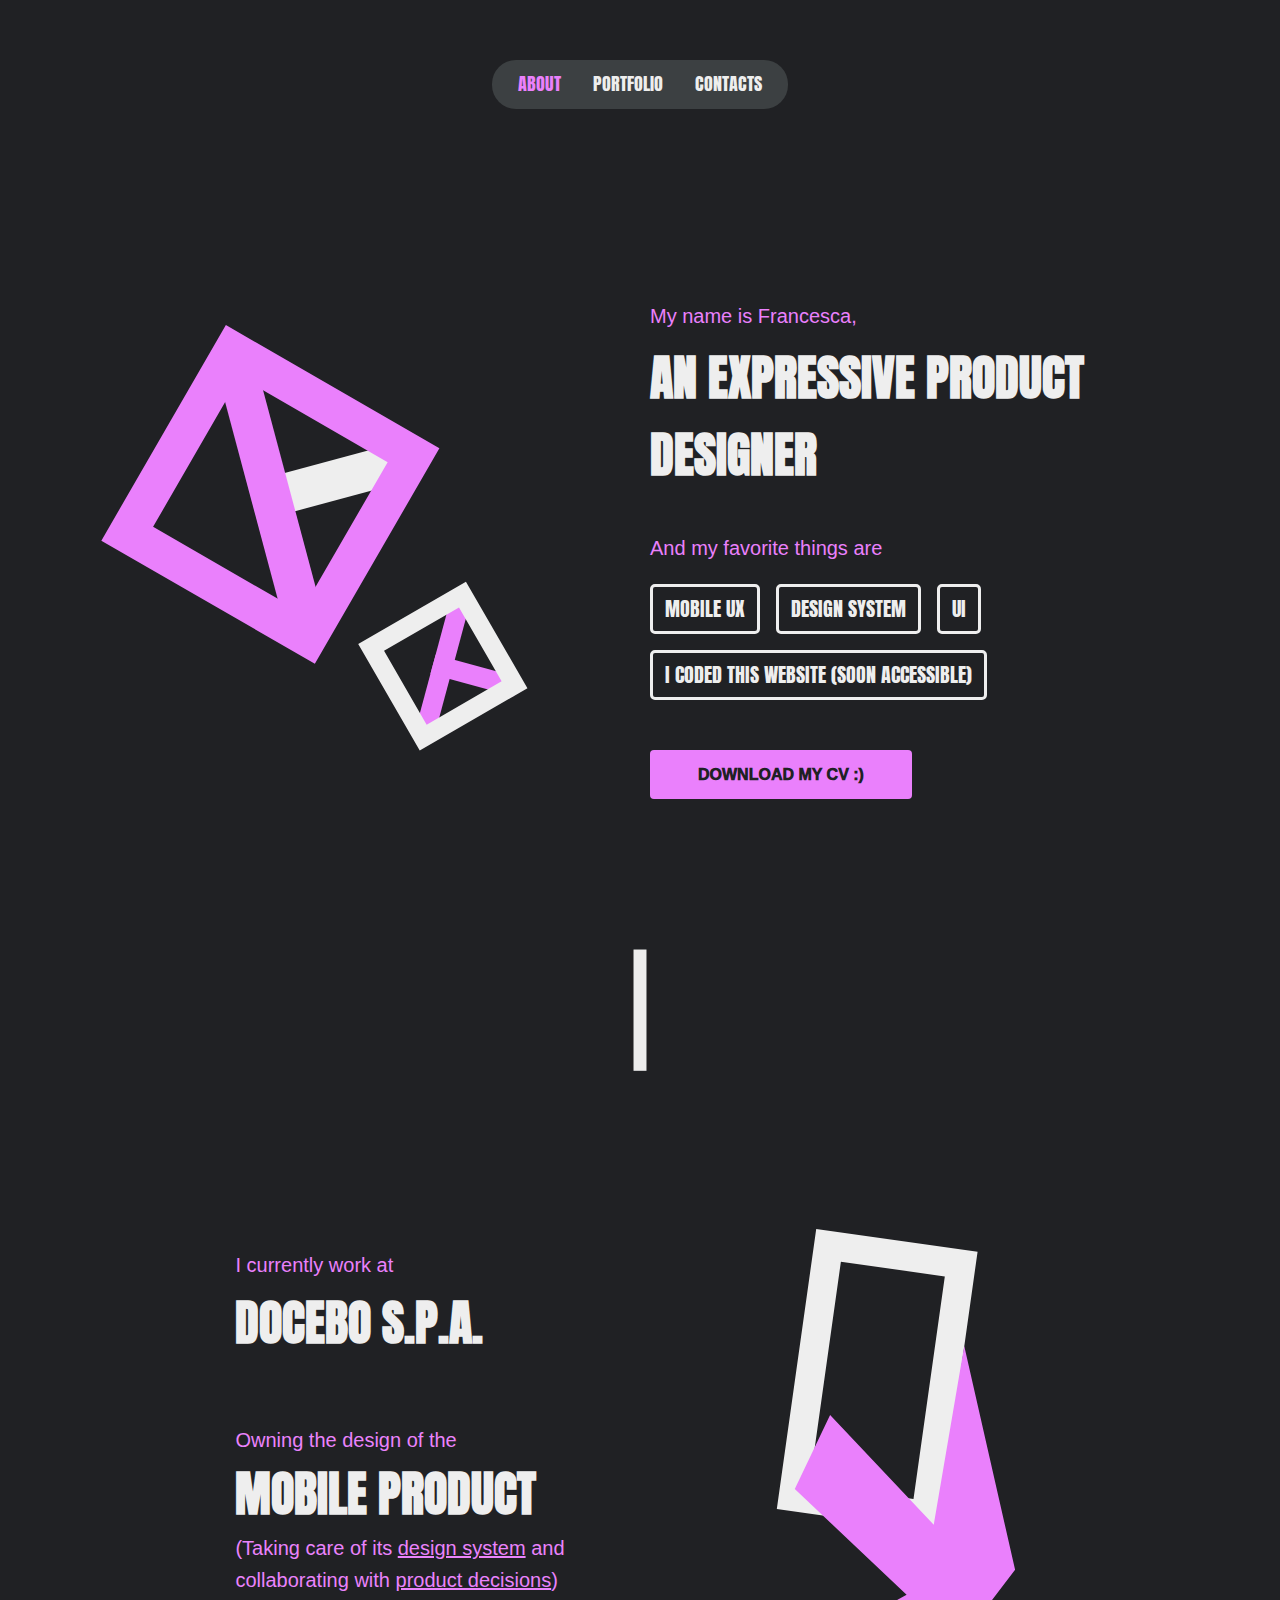
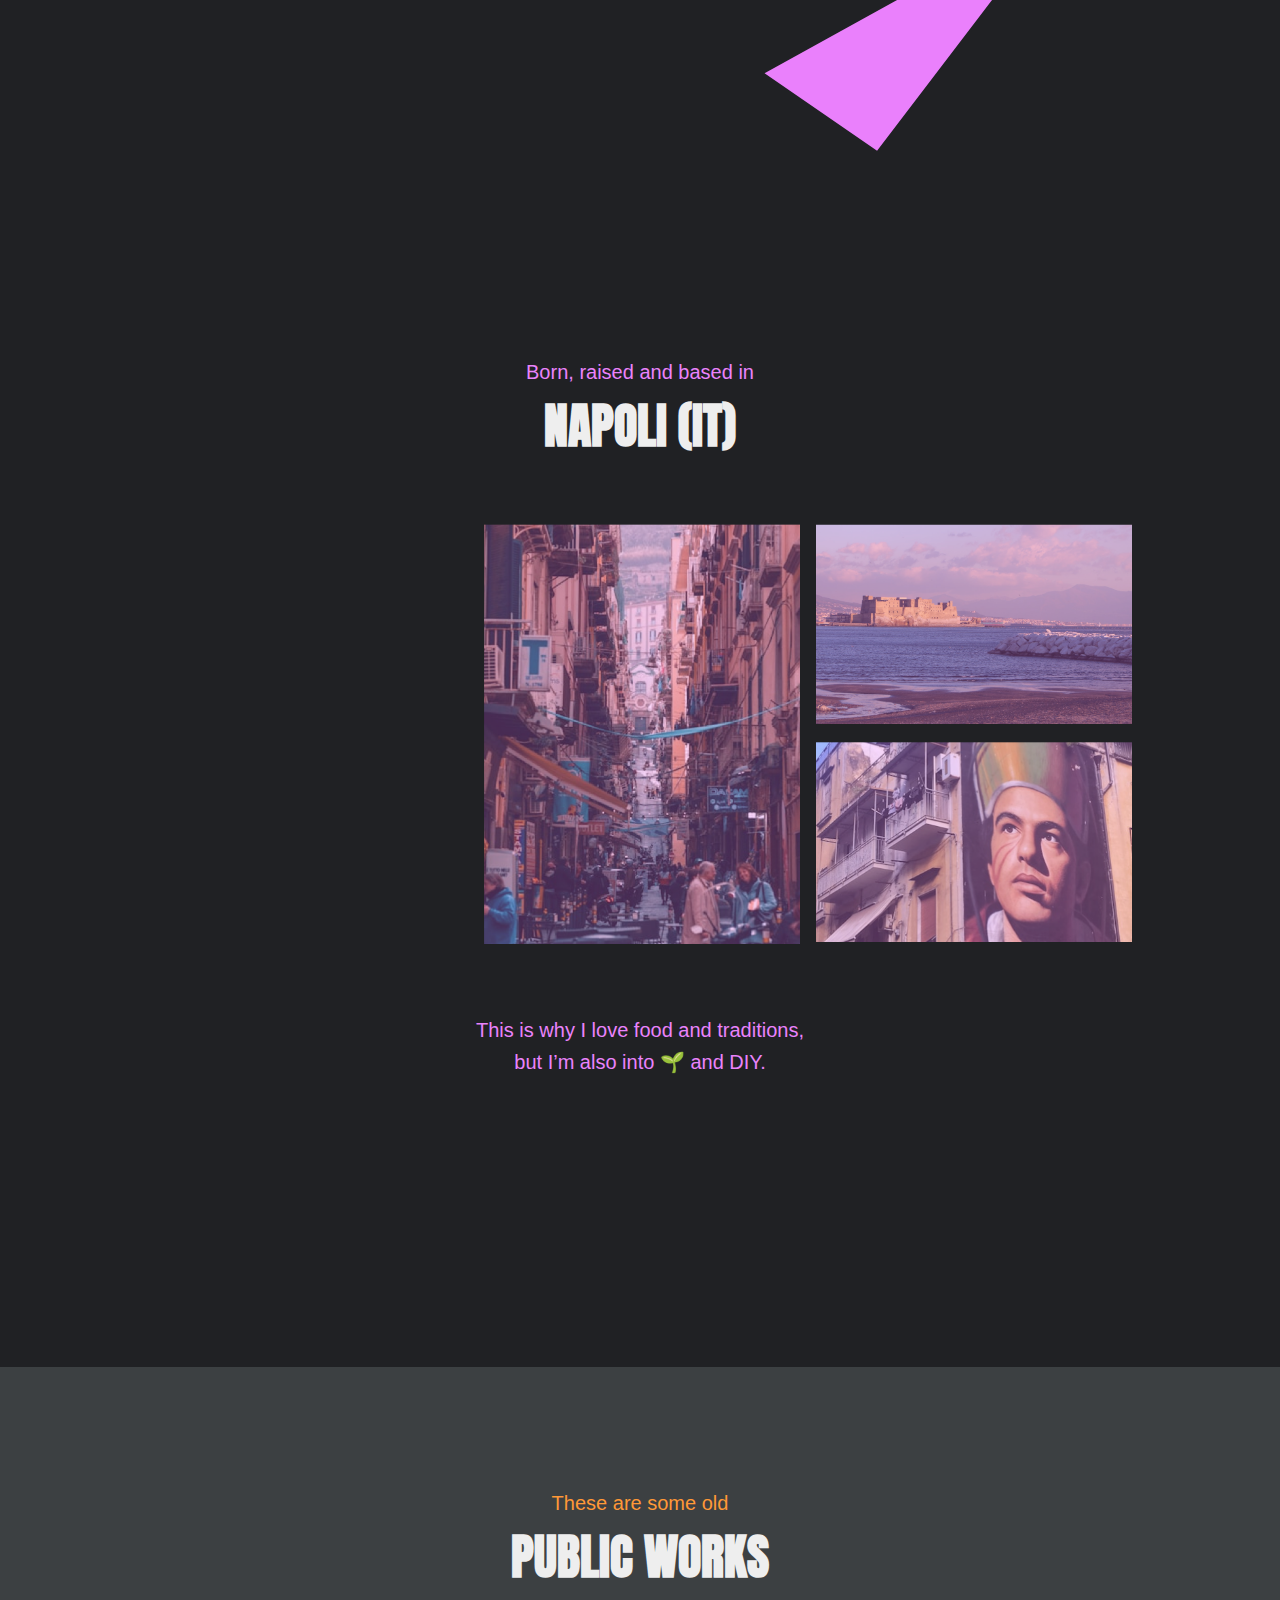
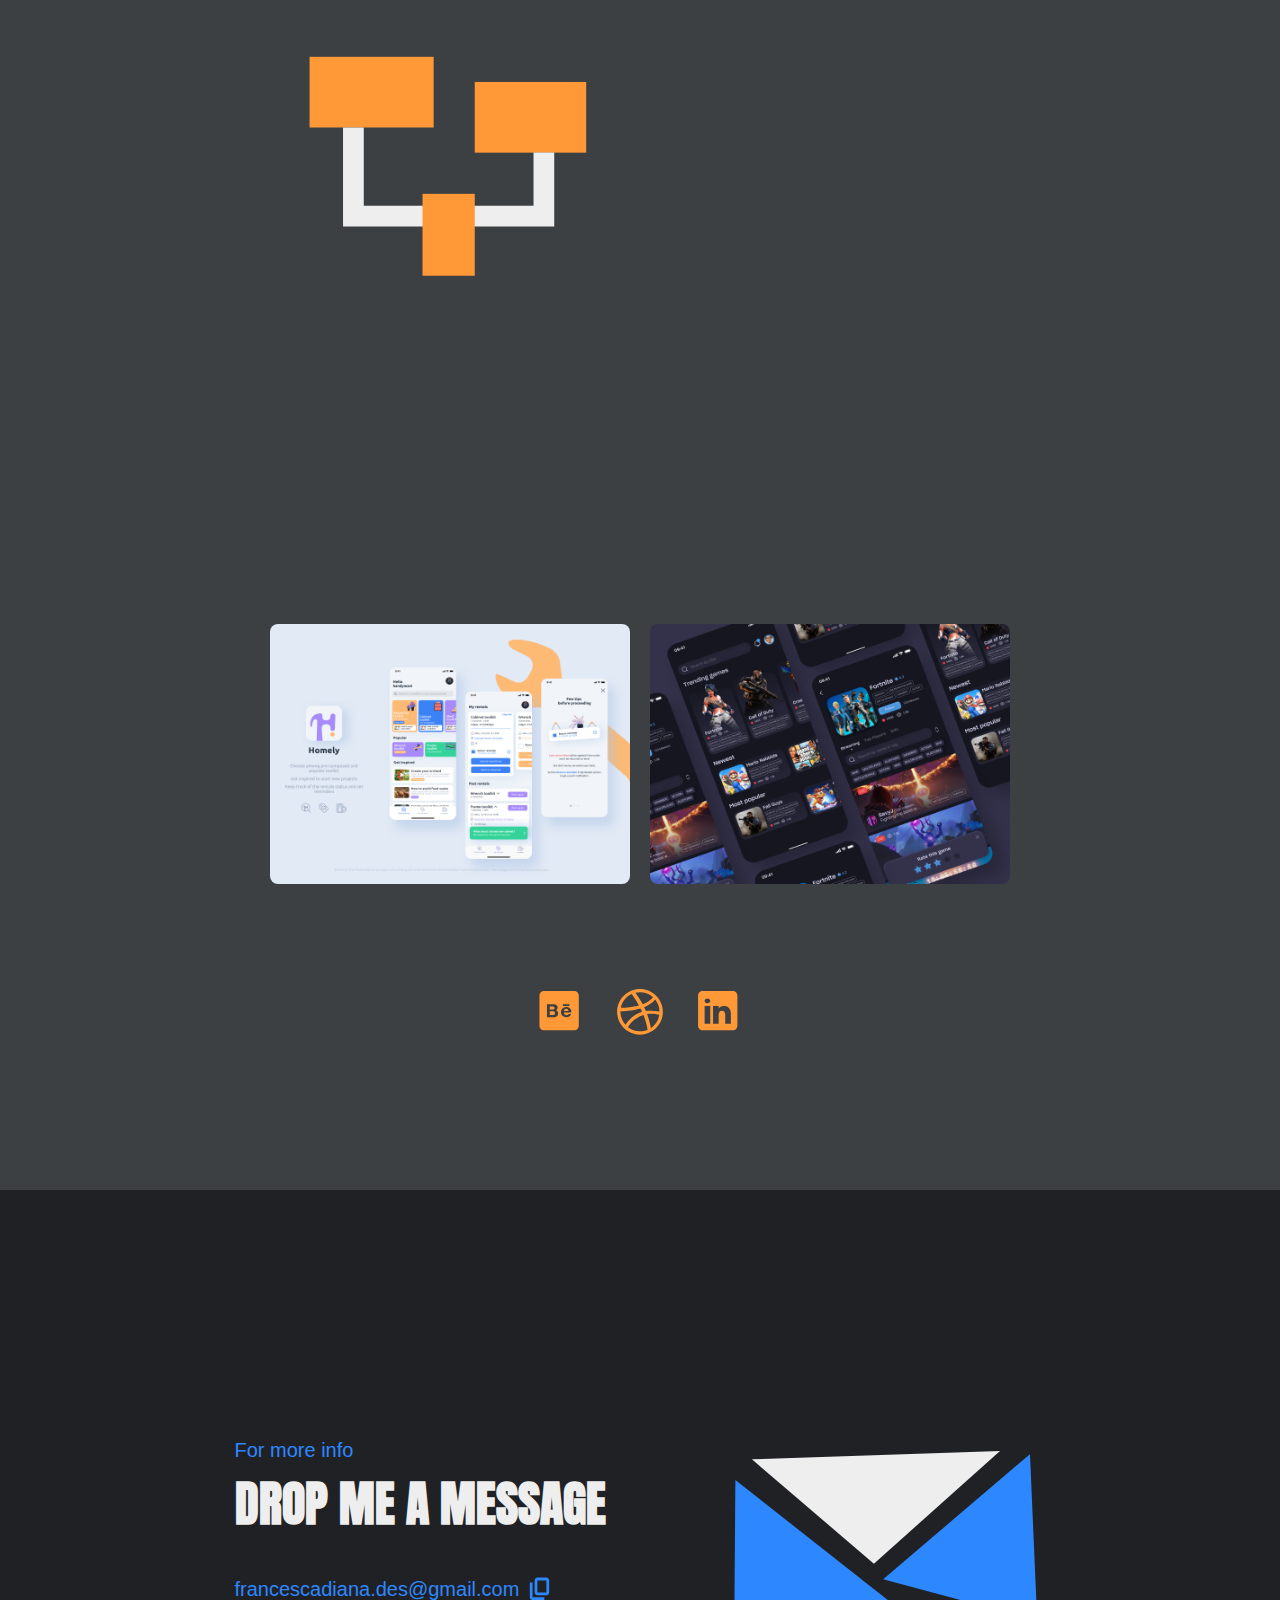
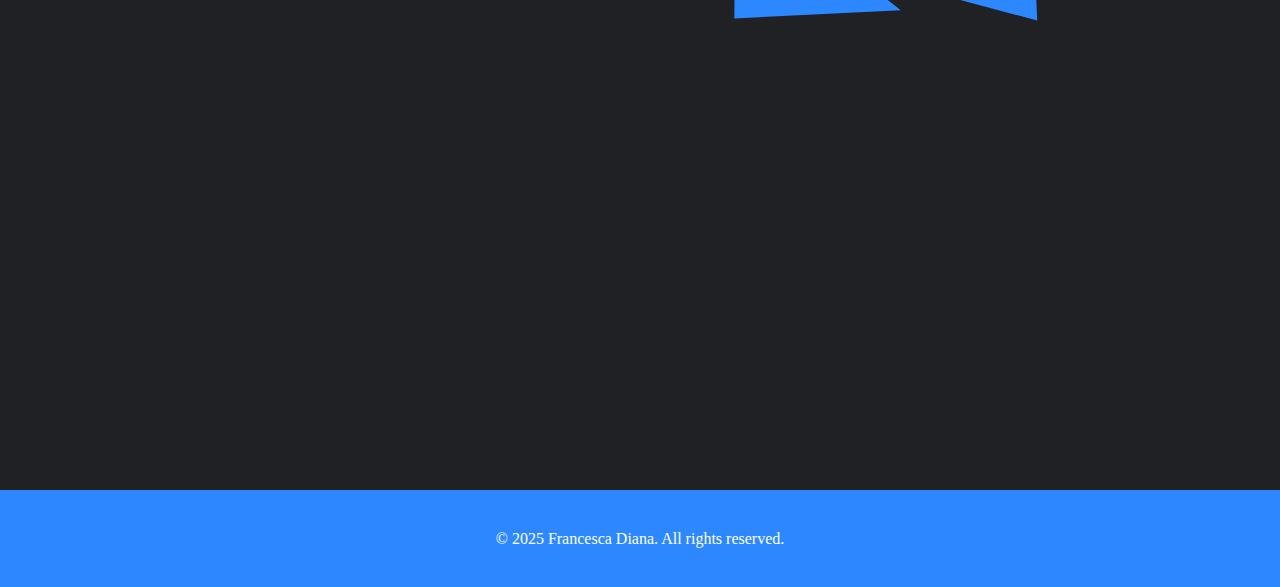
<file: index.html>
<!DOCTYPE html>
<html lang="en">

<head>
    <meta charset="UTF-8">
    <meta name="viewport" content="width=device-width, initial-scale=1.0">
    <title>Product Designer Landing Page</title>
    <!-- Importa Google Fonts -->
    <link href="https://fonts.googleapis.com/css2?family=Anton&family=Roboto+Mono&display=swap" rel="stylesheet">
    <link rel="stylesheet" href="styles.css">
</head>

<body>
    <div class="wrapper">
        <!-- Menu di navigazione -->
        <nav>
            <ul>
                <li><a href="#section1" class="about-link active">About</a></li>
                <li><a href="#section2" class="portfolio-link">Portfolio</a></li>
                <li><a href="#section3" class="contacts-link">Contacts</a></li>
            </ul>
        </nav>

        <!-- Sezioni -->
        <section id="section1">
            <div class="content about-content">
                <!-- Logo SVG -->
                <div class="about-logo">
                    <img src="img/logo.svg" alt="Logo di Francesca">
                </div>

                <!-- Testo affiancato al logo -->
                <div class="about-text">
                    <p class="intro">My name is Francesca,</p>
                    <h1>AN EXPRESSIVE PRODUCT DESIGNER</h1>

                    <p class="sub-intro">And my favorite things are</p>

                    <!-- Rettangolini con testo -->
                    <div class="skills">
                        <div class="skill-box">MOBILE UX</div>
                        <div class="skill-box">DESIGN SYSTEM</div>
                        <div class="skill-box">UI</div>
                    </div>
                    <div class="long-box">
                        <div class="skill-box">I CODED THIS WEBSITE (SOON ACCESSIBLE)</div>
                    </div>
                    <a href="img/FDiana_Eng_Dark.pdf" download="FDiana_Eng_Dark.pdf" class="cv-btn">Download my
                        CV :)</a>

                </div>
            </div>

            <div class="divider">
                <img src="img/divider.svg" alt="section divider">
            </div>



            <div class="job">
                <!-- Testo affiancato all'illustrazione -->
                <div class="about2-text">
                    <p class="job">I currently work at</p>
                    <h1>DOCEBO S.P.A.</h1>

                    <p class="sub-job">Owning the design of the</p>
                    <h1>MOBILE PRODUCT</h1>
                    <p class="sub-job2">(Taking care of its <u>design system</u> and <br> collaborating with <u>product
                            decisions</u>)<br></p>
                </div>
                <!-- Img Mobile SVG -->
                <div class="about-mobile">
                    <img src="img/mobile.svg" alt="mobile illustration">
                </div>
            </div>


            <div class="provenienza">

                <div class="about3-text">
                    <p class="city-text">Born, raised and based in</p>
                    <h1>NAPOLI (IT)</h1>
                </div>

                <div class="about3-content">
                    <div class="map">
                        <iframe
                            src="https://www.google.com/maps/embed?pb=!1m18!1m12!1m3!1d96570.19839326704!2d14.16420224688345!3d40.85390413372303!2m3!1f0!2f0!3f0!3m2!1i1024!2i768!4f13.1!3m3!1m2!1s0x133b0866db7afaeb%3A0xd23a43cc658cb87e!2sNaples%2C%20Metropolitan%20City%20of%20Naples!5e0!3m2!1sen!2sit!4v1728248505413!5m2!1sen!2sit"
                            width="600" height="450" style="border:0;" allowfullscreen="" loading="lazy"
                            referrerpolicy="no-referrer-when-downgrade"> width="420" height="420" style="border:0;"
                            allowfullscreen="" loading="lazy"></iframe>
                    </div>

                    <div class="images">

                        <div class="naples-image-vertical">
                            <div> <img src="img/vicolo.png" alt="vicolo di Napoli"></div>
                        </div>

                        <div class="naples-images-horizontal">
                            <div> <img src="img/mare.png" alt="lungomare di Napoli"></div>
                            <div> <img src="img/san gennaro.png" alt="murales di san gennaro"></div>
                        </div>

                    </div>

                </div>
                <div class="hobbies">
                    <p> This is why I love food and traditions, <br> but I’m also into 🌱 and DIY. </p>
                </div>
            </div>
        </section>





        <!-- ------------------------ PORTOFOLIO ----------------------------------->


        <section id="section2">

            <div class="portfolio-title">
                <p class="portfolio-subtitle"> These are some old </p>
                <h1>PUBLIC WORKS</h1>
            </div>



            <div class="portfolio-list">
                <div class="chart-image">
                    <img src="img/chart.svg" alt="illustration of a chart" height="220" width="320">
                </div>
                <iframe src="https://www.behance.net/embed/project/129750451?ilo0=1" height="260" width="360"
                    allowfullscreen lazyload frameborder="0" allow="clipboard-write"
                    refererPolicy="strict-origin-when-cross-origin"></iframe>
                <iframe src="https://www.behance.net/embed/project/94734797?ilo0=1" height="260" width="360"
                    allowfullscreen lazyload frameborder="0" allow="clipboard-write"
                    refererPolicy="strict-origin-when-cross-origin"></iframe>
                <iframe src="https://www.behance.net/embed/project/126849127?ilo0=1" height="260" width="360"
                    allowfullscreen lazyload frameborder="0" allow="clipboard-write"
                    refererPolicy="strict-origin-when-cross-origin"></iframe>

                <div class="dribbble-container">
                    <div class="dribbble" data-link="https://dribbble.com/francesca-diana">
                        <img src="img/homely.png" alt="Dribbble Shot 1">
                        <button class="view-btn">View on Dribbble</button>
                    </div>

                    <div class="dribbble" data-link="https://dribbble.com/francesca-diana">
                        <img src="img/gaming.png" alt="Dribbble Shot 2">
                        <button class="view-btn">View on Dribbble</button>
                    </div>

                </div>
            </div>

            <div class="social-icons">
                <img src="img/icon-behance.svg" alt="behance link" height="56" width="56" class="clickable-icon">
                <img src="img/icon-dribbble.svg" alt="dribbble link" height="56" width="56" class="clickable-icon">
                <img src="img/icon-linkedin.svg" alt="linkedin link" height="56" width="56" class="clickable-icon">
            </div>
    </div>


    </section>






    <!-- ------------------------ CONTATCS ----------------------------------->




    <section id="section3">
        <div class="contacts-container">
            <div class="contacts-left">
                <div class="contacts-text">
                    <p class="contacts-subtitle"> For more info </p>
                    <h1>DROP ME A MESSAGE</h1>
                </div>

                <div style="position: relative;">
                    <div class="e-mail">
                        <p id="text-to-copy">francescadiana.des@gmail.com</p>
                        <img id="copy-icon" src="img/copy.svg" alt="Copy icon" width="26" height="26">
                        <div id="copy-confirmation">Copied!</div>
                    </div>
                </div>

                <div class="contacts-image">
                </div>
            </div>
            <div>
                <img src="img/form.svg" alt="mail image" height="170" width="320">
            </div>
        </section>


            <!------------------------------ FORM
                <div class="contacts-right">
                    <div id="email-form-container">
                        <form id="email-form">
                            <label for="email">Your email</label>
                            <input type="email" id="email" name="email" required placeholder="Your email">
                            
                            <label for="message">Message</label>
                            <textarea id="message" name="message" rows="10" required placeholder="Your message"></textarea>
                            
                            <button type="submit" id="send-button">SEND EMAIL</button>
                        </form>
        
                        <div id="success-message" class="hidden">
                            <p>Email successfully sent!</p>
                            <button id="send-another-button">Send another one</button>
                        </div>
                    </div>
                </div>
            </div> ---------------------------------->



    <footer>
        <div class="footer-content">
            <p>&copy; 2025 Francesca Diana. All rights reserved.</p>
            <ul class="social-links">
            </ul>
        </div>
    </footer>



    </section>

    <div class="custom-scrollbar">
        <!-- Contenuto con scrollbar personalizzata -->
      </div>

      
    </div>

    <script src="script.js"></script>
</body>

</html>
</file>
<file: styles.css>
html, body {
    overflow-x: hidden;
}

/* Impostazioni generali */
body {
    font-family: 'Figtree, Sans Serif';
    background-color: #202124;
    color: #EEEEEE; /* Cambiato da #FFFFFF a #EEEEEE */
    line-height: 1.6;
    margin: 0;
    padding: 0;
}



/* Margini laterali per mobile */
@media (max-width: 767px) {
    #section1 #section3 {
        max-width: calc(100% - 30px); /* 20px per lato */
        margin: 0 auto;
    }
    .about-text{
        margin-left: 16px;
        flex-wrap: wrap;
    }
}


/* Menu di navigazione flottante */
nav {
    text-align: center;
    padding: 10px;
    background-color: #3C4042;
    position: fixed;
    width: auto;
    left: 50%;
    transform: translateX(-50%); /* Centra il menu orizzontalmente */
    border-radius: 24px; /* Arrotondamento agli angoli per l'effetto flottante */
    z-index: 1000;
}

/* Spaziatura del menu per desktop */
@media (min-width: 768px) {
    nav {
        top: 60px; /* Distanza dal top per desktop */
    }
}

/* Spaziatura del menu per tablet */
@media (max-width: 1024px) and (min-width: 768px) {
    nav {
        top: 60px; /* Distanza dal top per tablet */
    }
}

/* Spaziatura del menu per mobile */
@media (max-width: 767px) {
    nav {
        bottom: 40px; /* Distanza dal bottom per mobile */
        top: auto;
    }
}

nav ul {
    list-style: none;
    padding: 0;
    margin: 0;
    display: flex;
    justify-content: center;
}

nav ul li {
    margin: 0 16px; /* Distanza di 32px tra le voci (16px da entrambi i lati) */
}

nav ul li a {
    color: #EEEEEE; /* Cambiato da #FFFFFF a #EEEEEE */
    text-decoration: none;
    font-family: 'Anton', sans-serif;
    font-size: 18px;
    text-transform: uppercase; /* Forza le lettere maiuscole */
}

nav ul li a.portfolio-link.active {
    color: #FF9837;
}

/* Colori specifici per ciascuna voce attiva */
nav ul li a.about-link.active {
    color: #EA80FC;
}



nav ul li a.contacts-link.active {
    color: #2D88FF;
}

/* Effetti hover */
nav ul li a:hover {
    color: #ccc;
}


/* Sezioni */
section {
    padding: 100px 0; /* Rimuovi il padding laterale */
    min-height: 100vh;
    display: flex;
    flex-direction: column;
    justify-content: center;
    align-items: center;
    text-align: center;
}

/* Colori alternati delle sezioni */
#section1,
#section2,
#section3 {
    width: 100%; /* Lo sfondo della sezione occupa tutta la larghezza */
   
}

/* Colori specifici delle sezioni */
#section1 {
    background-color: #202124; /* Colore scuro */
}

#section2 {
    background-color: #202124; 
}

#section3 {
    background-color: #202124; /* Colore scuro */
}

/* Titoli e sottotitoli */
h1 {
    font-family: 'Anton', sans-serif;
    font-size: 48px;
    margin-bottom: 10px;
}

h2 {
    font-family: 'Figtree, Sans Serif';
    font-size: 24px;
    margin-bottom: 20px;
    color: #aaa; /* Rimane invariato */
}



/* Sezione About */
#section1 .about-content {
    display: flex;
    align-items: flex-start; /* Allinea tutti gli elementi in alto */
    gap: 100px; /* Distanza di 100px tra il logo e il testo */
    justify-content: center; /* Centra orizzontalmente il blocco logo + testo */
    text-align: left; /* Mantiene il testo allineato a sinistra */
    margin-top: 180px; /* Margine superiore per distanziare il contenuto */
    margin-left: 100px;
    margin-right: 100px;
}

#section1 .about-logo img {
    max-width: 450px;
    min-width: 150px; /* Regola la dimensione massima del logo */
}

#section1 .about-text {
    display: flex;
    flex-direction: column;
    align-items: flex-start; /* Allinea tutto a sinistra */
}

/* Testo "My name is Francesca" */
#section1 .about-text .intro {
    font-family: 'Figtree', sans-serif;
    font-size: 20px;
    color: #EA80FC; /* Colore della sezione About quando selezionato */
    margin-bottom: 8px;
}

/* Titolo principale "I'M A PRODUCT DESIGNER" */
#section1 .about-text h1 {
    font-family: 'Anton', sans-serif;
    text-align: left;
    flex-wrap: wrap; /* Permette di andare a capo */
    font-size: 48px;
    color: #EEEEEE;
    margin: 0;
}

/* Testo "But my inclinations are" */
#section1 .about-text .sub-intro {
    font-family: 'Figtree', sans-serif;
    font-size: 20px;
    color: #EA80FC; /* Colore della sezione About */
    margin-top: 38px; /* Distanza di 52px sopra */
}

/* Contenitore dei rettangolini */
#section1 .skills {
    display: flex;
    flex-wrap: wrap; /* Permette di andare a capo */
    gap: 16px; /* Spaziatura tra i rettangolini */
}

/* Stile dei rettangolini */
#section1 .skill-box {
    font-family: 'Anton', sans-serif;
    font-size: 20px;
    color: #EEEEEE;
    padding: 6px 12px; /* Padding interno */
    border: 3px solid #EEEEEE; /* Outline */
    border-radius: 5px; /* Bordo leggermente arrotondato */
    white-space: nowrap; /* Impedisce la rottura del testo */
}

#section1 .long-box {
    margin-top: 16px;
}

#section1 .divider{
    margin-top: 150px;
    margin-bottom: 150px;
    max-width: 20px;
}

/* Sub sezione 2 di About= JOB*/
#section1 .job {
    display: flex;
    align-items: flex-start; /* Allinea tutti gli elementi in alto */
    gap: 191px; /* Distanza di 100px tra il logo e il testo */
    justify-content: center; /* Centra orizzontalmente il blocco logo + testo */
    text-align: left; /* Mantiene il testo allineato a sinistra */
    flex-wrap: wrap; /* Permette di andare a capo */
    margin-left: 100px;
    margin-right: 100px;
}


/* Text job */
#section1 .about2-text {
    display: flex;
    flex-direction: column;
    align-items: flex-start; /* Allinea tutto a sinistra */
    margin-bottom: 20px; /* Riduzione dello spazio sotto il testo job */
}

/* Img mobile job */
#section1 .about-mobile img {
    max-width: 450px;
    min-width: 150px;
    display: block;
    margin-left: auto;
    margin-right: auto;
}

/* Testo "I currently work at" */
#section1 .about2-text .job {
    font-family: 'Figtree', sans-serif;
    font-size: 20px;
    color: #EA80FC; /* Colore della sezione About quando selezionato */
    margin-bottom: 24px;
    margin-left: 0px;
}

/* Titolo principale "DOCEBO SPA & MOBILE PRODUCT" */
#section1 .about2-text h1 {
    font-family: 'Anton', sans-serif;
    text-align: left;
    flex-wrap: wrap; /* Permette di andare a capo */
    font-size: 48px;
    color: #EEEEEE;
    margin-top: -20px;
}

/* Testo "Owning the design..." */
#section1 .about2-text .sub-job {
    font-family: 'Figtree', sans-serif;
    font-size: 20px;
    color: hsl(291, 95%, 75%); /* Colore della sezione About */
    margin-top: 52px; /* Distanza di 52px sopra */
}

#section1 .about2-text .sub-job2{
    font-family: 'Figtree', sans-serif;
    font-size: 20px;
    color: hsl(291, 95%, 75%); /* Colore della sezione About */
    margin-top: -10px;
}



.provenienza{
    flex-wrap: wrap; 
    padding: 100px 0; /* Rimuovi il padding laterale */
    min-height: 100vh;
    display: flex;
    flex-direction: column;
    justify-content: center;
    align-items: center;
    text-align: center;
    
}

.about3-text .city-text{
    font-family: 'Figtree', sans-serif;
    font-size: 20px;
    color: hsl(291, 95%, 75%); /* Colore della sezione About */
    flex-wrap: wrap; 
}

.about3-text h1{
    font-family: 'Anton', sans-serif;
    text-align: center;
    flex-wrap: wrap; /* Permette di andare a capo */
    font-size: 48px;
    color: #EEEEEE;
    margin-top: -20px;
}

.cv-btn {
    display: inline;
    flex-wrap: wrap; /* Permette di andare a capo */

    background-color: #EA80FC;
    color: #202124;
    padding: 12px 48px;
    border: none;
    border-radius: 4px;
    text-decoration: none;
    font-family: 'Figtree', sans-serif;
    font-weight: 1000;
    font-size: 16px;
    text-transform: uppercase;
    transition: background-color 0.3s ease;
    cursor: pointer;
    margin-top: 50px;
    justify-content: center;

}

.cv-btn :hover{
    opacity: 0.5;
}




.about3-content{
    display: flex;
    align-items: flex-start; /* Allinea tutti gli elementi in alto */
    gap: 16px; /* Distanza di 100px tra il logo e il testo */
    justify-content: center; /* Centra orizzontalmente il blocco logo + testo */
    text-align: left; /* Mantiene il testo allineato a sinistra */
    margin-top: 50px; /* Margine superiore per distanziare il contenuto */
    margin-left: 10px;
    margin-right: 10px;
    flex-wrap: wrap; 
}

.map iframe{
    width: 320px;
    height: 420px;
    flex-wrap: wrap;
    justify-content: center; /* Allinea tutto a sinistra */
    }

    .images {
        display: flex;
        gap: 16px; /* Spazio tra l'immagine verticale e le orizzontali */
        justify-content: center; /* Allinea tutto a sinistra */
        flex-wrap: wrap; 
    }
    
    
    .naples-image-vertical img {
        max-width: 316px; /* Puoi regolare questa larghezza per adattarla */
        height: 420px; /* Assicura che l'immagine verticale abbia la stessa altezza della mappa */
        object-fit: cover; /* Assicura che l'immagine si adatti senza deformarsi */
    }

    /* Contenitore per le immagini orizzontali */
.naples-images-horizontal {
    display: flex;
    flex-direction: column; /* Disposizione verticale delle immagini */
    gap: 10px; /* Spaziatura tra le due immagini */
}

/* Immagini orizzontali */
.naples-images-horizontal img {
    width: 316px; /* La stessa larghezza dell'immagine verticale */
    height: 200px; /* Altezza uguale per mantenere proporzioni */
    object-fit: cover; /* Adatta le immagini senza distorcerle */
}

.hobbies{
    font-family: 'Figtree', sans-serif;
    font-size: 20px;
    color: hsl(291, 95%, 75%); /* Colore della sezione About */
    margin-top: 42px;
    display: flex;
    align-items: center;
    justify-content: center; /* Centra orizzontalmente il blocco logo + testo */
    text-align: center; /* Mantiene il testo allineato a sinistra */
    flex-wrap: wrap; 
}

/* Adattamenti per dispositivi mobili */
@media (max-width: 1024px) {
    #section1 .about-content {
        flex-direction: column;
        align-items: center; /* Permette di andare a capo */
        gap: 60px; /* Riduci la distanza tra logo e testo in mobile */
        margin-top: 60px;
        margin-left: 16px;
        margin-right: 16px;
    } 

/* Titolo principale "I'M A PRODUCT DESIGNER" */
#section1 .about-text h1 {
    flex-wrap: wrap; /* Permette di andare a capo */
}

#section1 .skills {
        gap: 12px; /* Riduci lo spazio tra i rettangolini */
    }

    #section1 .skill-box {
        font-size: 18px; /* Riduci leggermente la dimensione del testo nei rettangoli */
        padding: 8px 16px; /* Riduci il padding nei rettangoli */
    }

    #section1 .job {
        flex-wrap: wrap; /* Permette di andare a capo */
    }

#section1 .about-logo img {
        max-width: 50%; /* Riduce le immagini al 50% */
        display: block;
        margin-left: auto;
        margin-right: auto; /* Centra l'immagine */
    }

    #section1 .about-mobile img {
        max-width: 60%; /* Riduce le immagini al 50% */
        display: block;
        margin-left: auto;
        margin-right: auto; /* Centra l'immagine */
        margin-top: -100px;
    }

    .map iframe{
        width: 648px;
        height: 320px;
        display: flex;
        align-items: center;
        justify-content: center; /* Centra orizzontalmente il blocco logo + testo */
        text-align: center; /* Mantiene il testo allineato a sinistra */
    
    }
}

@media (max-width: 768px) {

     /* Sezione About */
     #section1 .about-content {
        flex-direction: column;
        align-items: center; /* Centra tutto il contenuto */
        gap: 40px; /* Riduce la distanza tra logo e testo */
        margin-top: 40px;
        margin-left: 16px;
        margin-right: 16px;
    } 

     /* Logo SVG centrato e ridotto al 50% */
     #section1 .about-logo img {
        max-width: 50%; /* Riduce le immagini al 50% */
        display: block;
        margin-left: auto;
        margin-right: auto; /* Centra l'immagine */
    }

    /* Testo */
    #section1 .about-text {
        text-align: center; /* Centra il testo per mobile */
    }

    /* Rettangolini con testo ridotti */
 #section1 .skills {
    gap: 12px; /* Riduce lo spazio tra i rettangolini */
}

#section1 .skill-box {
    font-size: 18px; /* Riduce leggermente la dimensione del testo */
    padding: 4px 8px; /* Riduce il padding nei rettangoli */
}

.cv-btn {
    width: 300px;
    text-align: center;
}

/* Stile dei titoli per mobile */
h1 {
    font-size: 36px;
}
h2 {
    font-size: 20px;
}


/* Sezione job (sotto il logo) centrata e ridotta */
#section1 .job {
      flex-direction: column;
        align-items: center; /* Centra tutto il contenuto */
        gap: 60px; /* Riduce la distanza tra logo e testo */
        margin-top: 40px;
        margin-left: 16px;
        margin-right: 16px;
    }

/* Riduzione immagini nella job section */
#section1 .about-mobile img {
    max-width: 50%; /* Stesso comportamento dell'immagine del logo */
    display: block;
    margin-left: auto;
    margin-right: auto; /* Centra l'immagine */
    margin-top: 0px;
}

    #section1 .about-content {
        margin-top: 20px; /* Margine superiore per distanziare il contenuto */
}

/* Testo della job section centrato */
#section1 .about2-text {
    text-align: left;
    margin-bottom: 10px; /* Riduci lo spazio sotto il testo */
}



.download-btn:hover {
    background-color: #FF7518; /* Colore di sfondo del pulsante al passaggio del mouse */
}


.provenienza{
    margin-left: 16px;
    margin-right: 16px;
}

.hobbies{
    display: flex;
    align-items: center;
    justify-content: center; /* Centra orizzontalmente il blocco logo + testo */
    text-align: center; /* Mantiene il testo allineato a sinistra */
}

.map iframe{
    height: 320px;
    width: 316px;
    display: flex;
    flex-wrap: wrap;
    align-items: center;
    justify-content: center; /* Centra orizzontalmente il blocco logo + testo */
    text-align: center; /* Mantiene il testo allineato a sinistra */
}

.contacts-image{
    max-width: 80%; 
}

#email-form-container {
        max-width: 50%;
    }

    form {
       
        max-width: 100%;
        
    }
}
 






/*---------------------------------------PORTFOLIO----------------------------------------------*/




#section2{
    background-color: #3C4042 ;
}


.portfolio-subtitle{
    font-family: 'Figtree', sans-serif;
    font-size: 20px;
    color: #FF9837; /* Colore della sezione About */
}

.portfolio-title h1{
    margin-top: -20px;
}

.portfolio-list{
    display: flex;
    margin-top: 50px;
    margin-bottom: 50px;
    margin-right: 220px;
    margin-left: 220px;
    justify-content: center; /* Allinea tutto a sinistra */
    flex-wrap: wrap; 
    gap: 24px; /* Spazio tra l'immagine verticale e le orizzontali */
}


.chart-image{
    width: 360px;  /* Larghezza specifica */
    height: 260px; /* Altezza specifica */
    justify-content: center; /* Allinea tutto a sinistra */
}


.dribbble-container {
    display: flex;
    gap: 20px; /* Spazio tra le immagini, puoi modificare il valore */
    justify-content: center; /* Allinea le immagini al centro */
    align-items: center; /* Allinea verticalmente al centro se necessario */
    flex-wrap: wrap; 
}

.dribbble {
    position: relative;
}

.dribbble img {
    width: 360px;  /* Larghezza specifica */
    height: 260px; /* Altezza specifica */
    display: block;
    border-radius: 8px; /* Applica il border-radius */
}

.view-btn {
    position: absolute;
    top: 50%;
    left: 50%;
    transform: translate(-50%, -50%);
    background-color: rgba(0, 0, 0, 0.7);
    color: #fff;
    border: none;
    padding: 10px 20px;
    font-size: 14px;
    cursor: pointer;
    opacity: 0;
    transition: opacity 0.3s ease;
    border-radius: 22px; /* Optional: applica il border-radius anche al bottone */
}

.dribbble:hover .view-btn {
    opacity: 1;
}


.social-icons{
    display: flex;
    margin-top: 50px;
    margin-bottom: 50px;
    margin-right: 20px;
    margin-left: 20px;
    justify-content: center; /* Allinea tutto a sinistra */
    flex-wrap: wrap; 
    gap: 24px; /* Spazio tra l'immagine verticale e le orizzontali */
}

.clickable-icon{
    
        cursor: pointer; /* Aggiunge il puntatore per indicare che è cliccabile */
        transition: opacity 0.3s ease; /* Transizione fluida dell'opacità */
}

.clickable-icon:hover{
    opacity: 0.6;
}



/* Adattamenti per dispositivi mobili */
@media (max-width: 1200px) {
    .portfolio-list {
        margin-left: 20px;
        margin-right: 20px;
    }

    .contacts-container {
        display: flex;
        align-items: center;
        justify-content: center;
        }

}





/*---------------------------------------CONTACTS----------------------------------------------*/






.contacts-text{
display: flex;
flex-direction: column;
align-items: flex-start;
}

.contacts-subtitle{
    font-family: 'Figtree', sans-serif;
    font-size: 20px;
    color: #2D88FF; /* Colore della sezione About */
}

.e-mail{
display: flex;
flex-direction: row;
align-items: center;
gap: 8px;
}

#text-to-copy{
    color: #2D88FF;
    font-family: 'Figtree', sans-serif;
    font-size: 20px;
}

#copy-icon {
    cursor: pointer;
    transition: opacity 0.3s ease;
  }
  
  #copy-icon:hover {
    opacity: 0.7;
  }
  
  #copy-confirmation {
    display: none;
    position: absolute; /* Posizionamento flottante */
    top: -15px; /* Alza il messaggio sopra l'icona */
    left: 95%; /* Allinea al centro orizzontale */
    transform: translateX(-50%); /* Centra esattamente sopra l'icona */
    background-color: #333; /* Colore di sfondo */
    color: #2D88FF; /* Colore del testo */
    padding: 5px 10px; /* Spazio attorno al testo */
    border-radius: 5px; /* Arrotonda i bordi */
    font-size: 14px;
    white-space: nowrap; /* Evita che il testo vada a capo */
    z-index: 10; /* Per far sì che il messaggio sia sopra altri elementi */
    opacity: 0; /* Invisibile all'inizio */
    transition: opacity 0.3s ease;
  }
  
  #copy-confirmation.show {
    display: block;
    opacity: 1; /* Rende il messaggio visibile */
  }
  
.contacts-text h1{
    margin-top: -20px;
    flex-wrap: wrap; 
    text-align: left;
}

.contacts-left{
    display: flex;
    flex-direction: column;
    align-items: flex-start;
}

.contacts-container {
    display: flex;
    align-items: center;
    justify-content: center;
    gap: 120px;
    margin-top: -200px;
    }

.contacts-image{
    margin-top: 40px;
}

#section3 {
    width: 100%; /* Assicurati che la larghezza occupi il 100% del contenitore */
    padding: 20px; /* Aggiungi del padding per dare spazio interno */
    margin: 0 auto; /* Centra la sezione (opzionale) */
    box-sizing: border-box; /* Include il padding e il bordo nel calcolo della larghezza */
  }


/* FOOTER */
footer {
    background-color: #2D88FF; /* Colore di sfondo */
    color: white;           /* Colore del testo */
    text-align: center;     /* Allinea il testo al centro */
    padding: 20px 0;       /* Padding superiore e inferiore */
    position: relative;     /* Permette di posizionarlo correttamente */
    bottom: 0;              /* Posiziona il footer in fondo alla pagina */
    width: 100%;            /* Larghezza del footer */
}

.footer-content {
    max-width: 1200px;     /* Massima larghezza del contenuto */
    margin: 0 auto;        /* Centra il contenuto */
}

.social-links {
    list-style: none;      /* Rimuove i punti elenco */
    padding: 0;            /* Rimuove il padding */
}

.social-links li {
    display: inline;        /* Mostra i link in linea */
    margin: 0 10px;        /* Margine orizzontale tra i link */
}

.social-links a {
    color: white;          /* Colore dei link */
    text-decoration: none; /* Rimuove la sottolineatura */
}

.social-links a:hover {
    text-decoration: underline; /* Aggiunge la sottolineatura al passaggio del mouse */
}





/* Media query per gestire layout su dispositivi più piccoli */
@media (max-width: 1024px) {
    .contacts-left, .contacts-right {
        max-width: 100%; /* Passa a colonna a larghezze ridotte */
        flex: 100%;
    }

    .contacts-container {
        flex-direction: column;
    }

    
}
</file>
